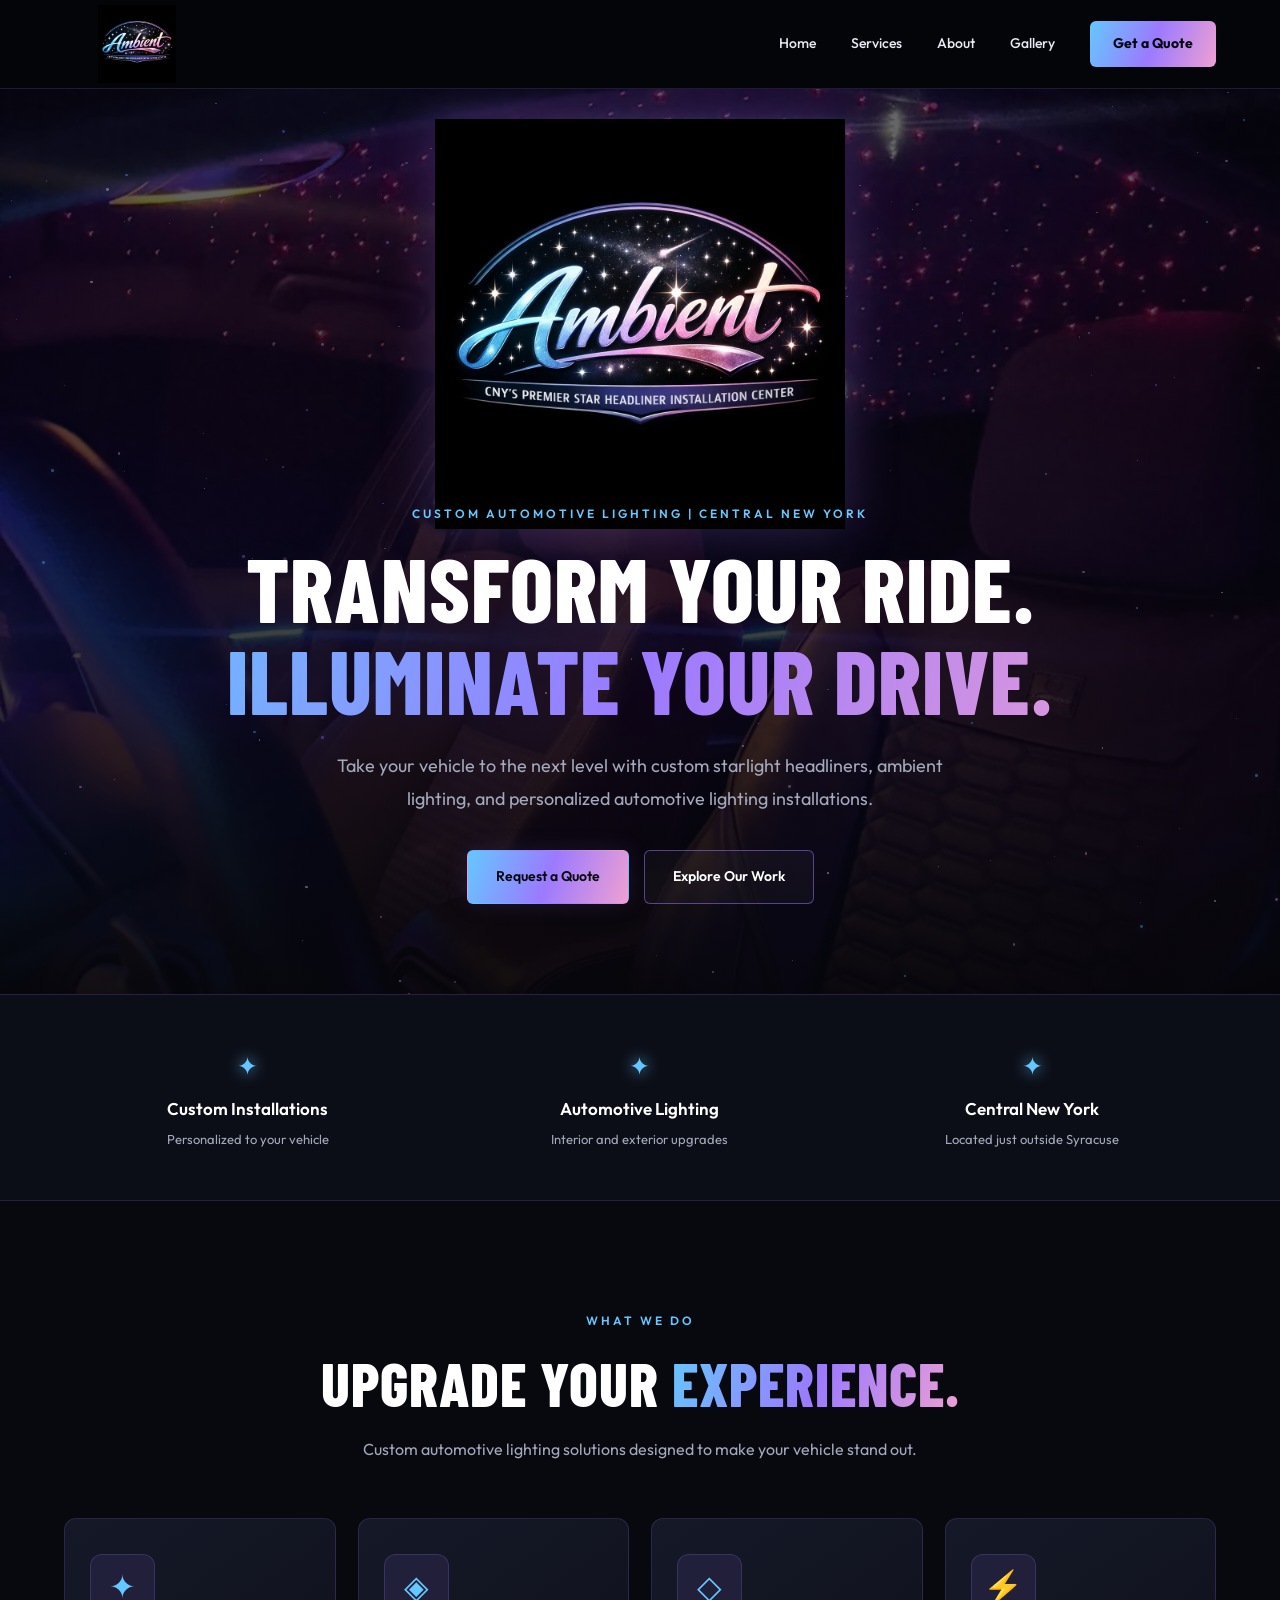
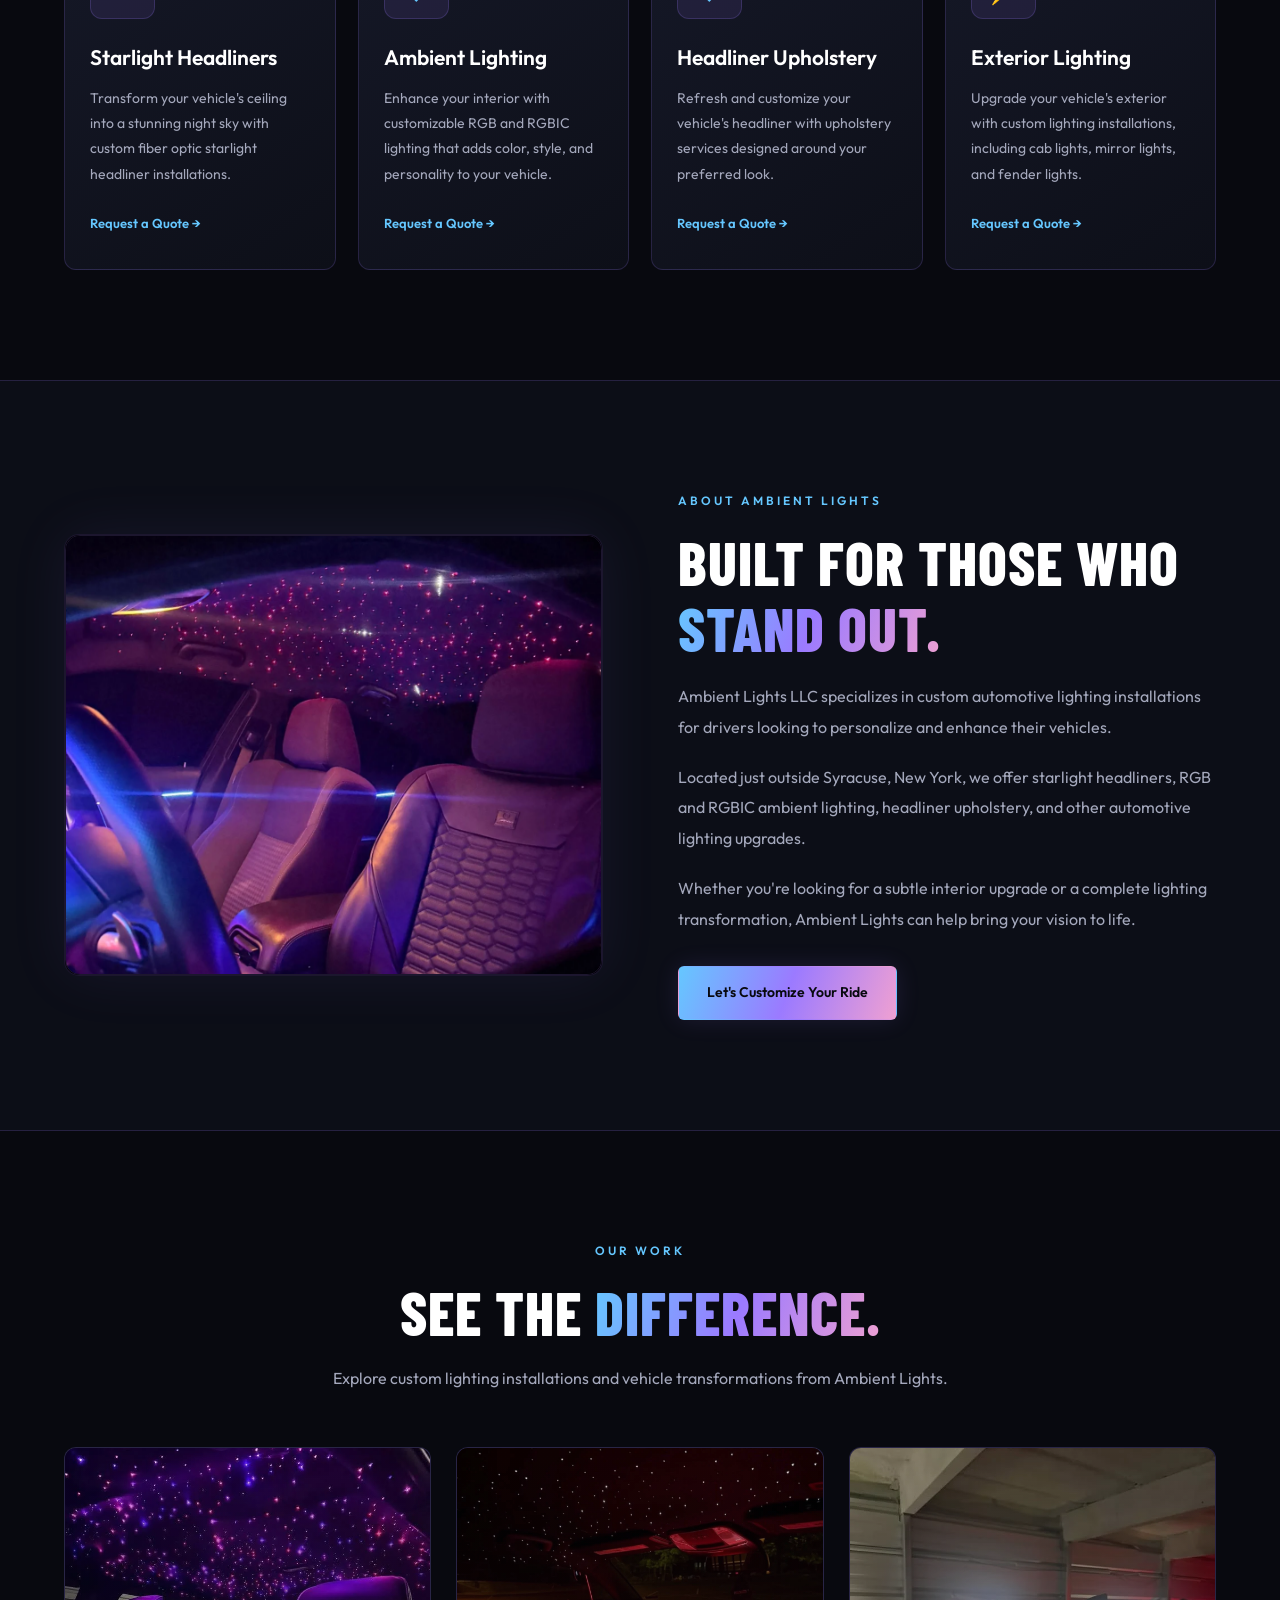
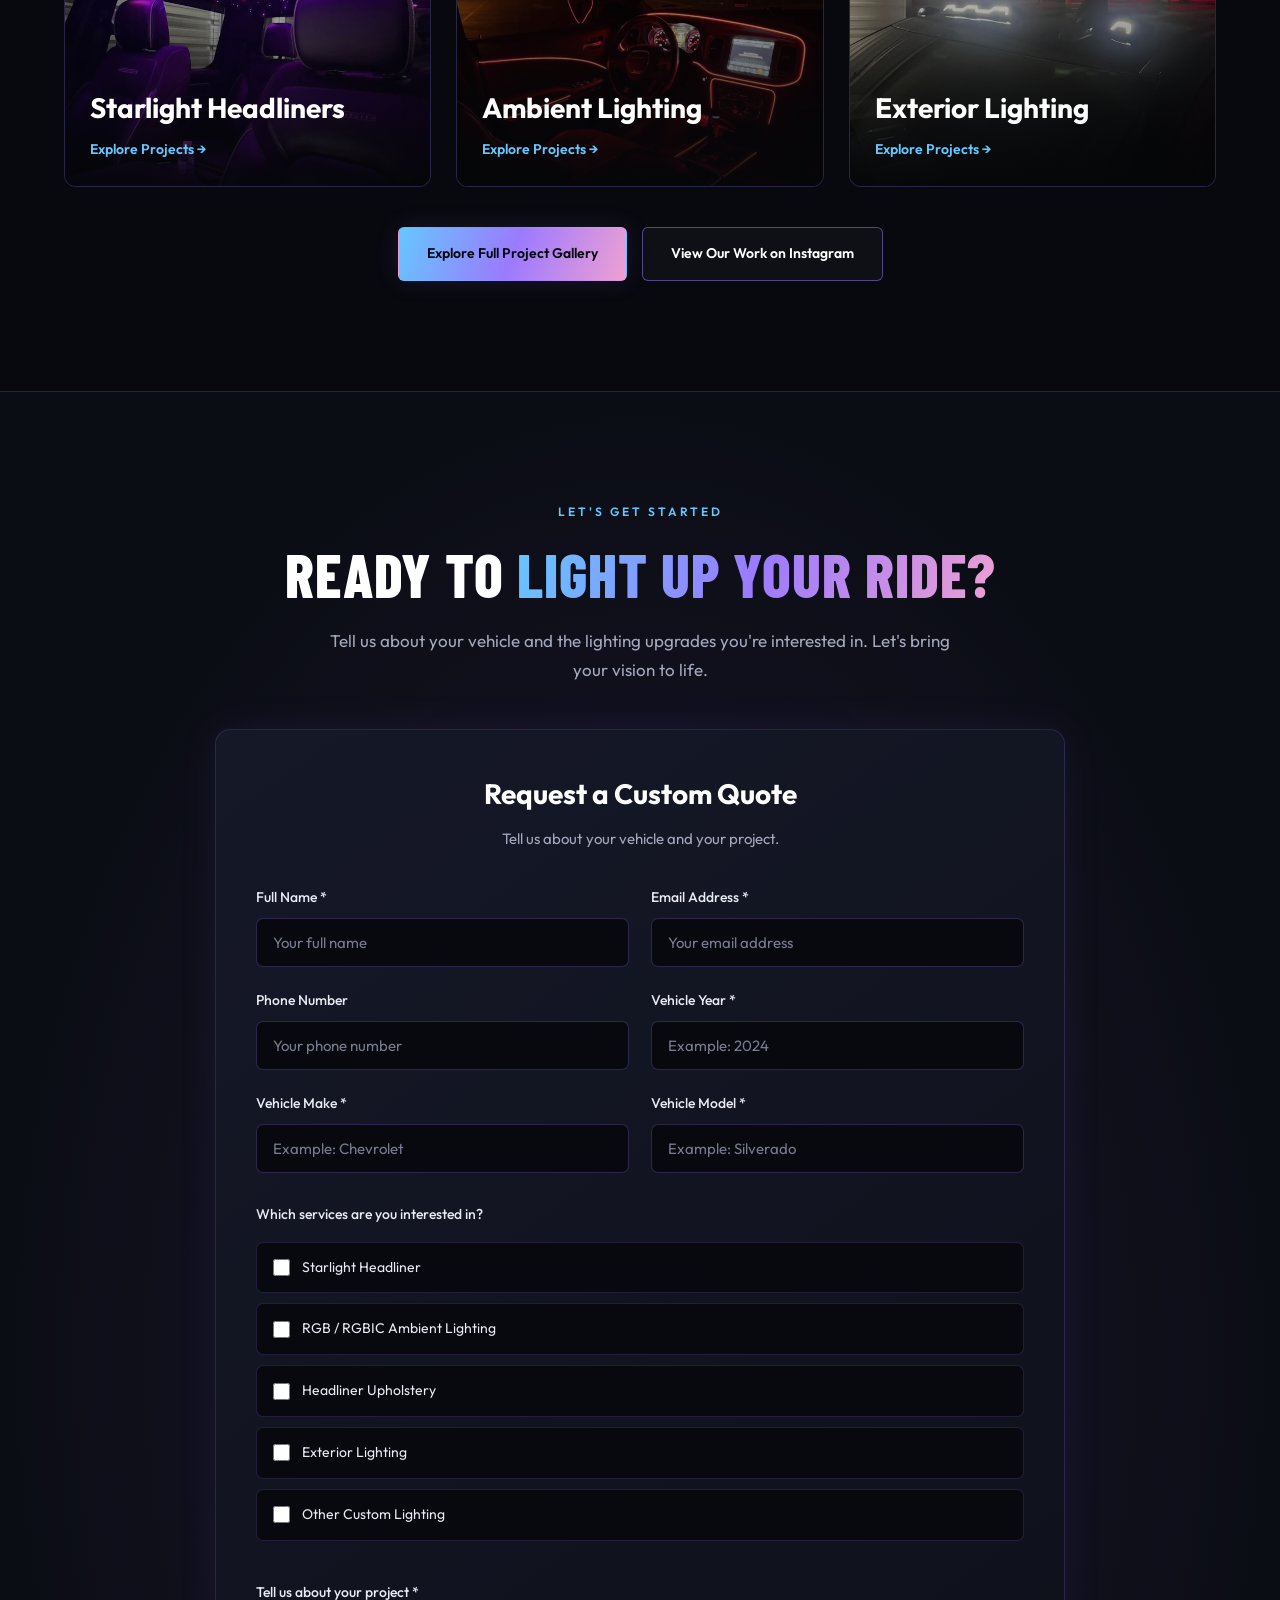
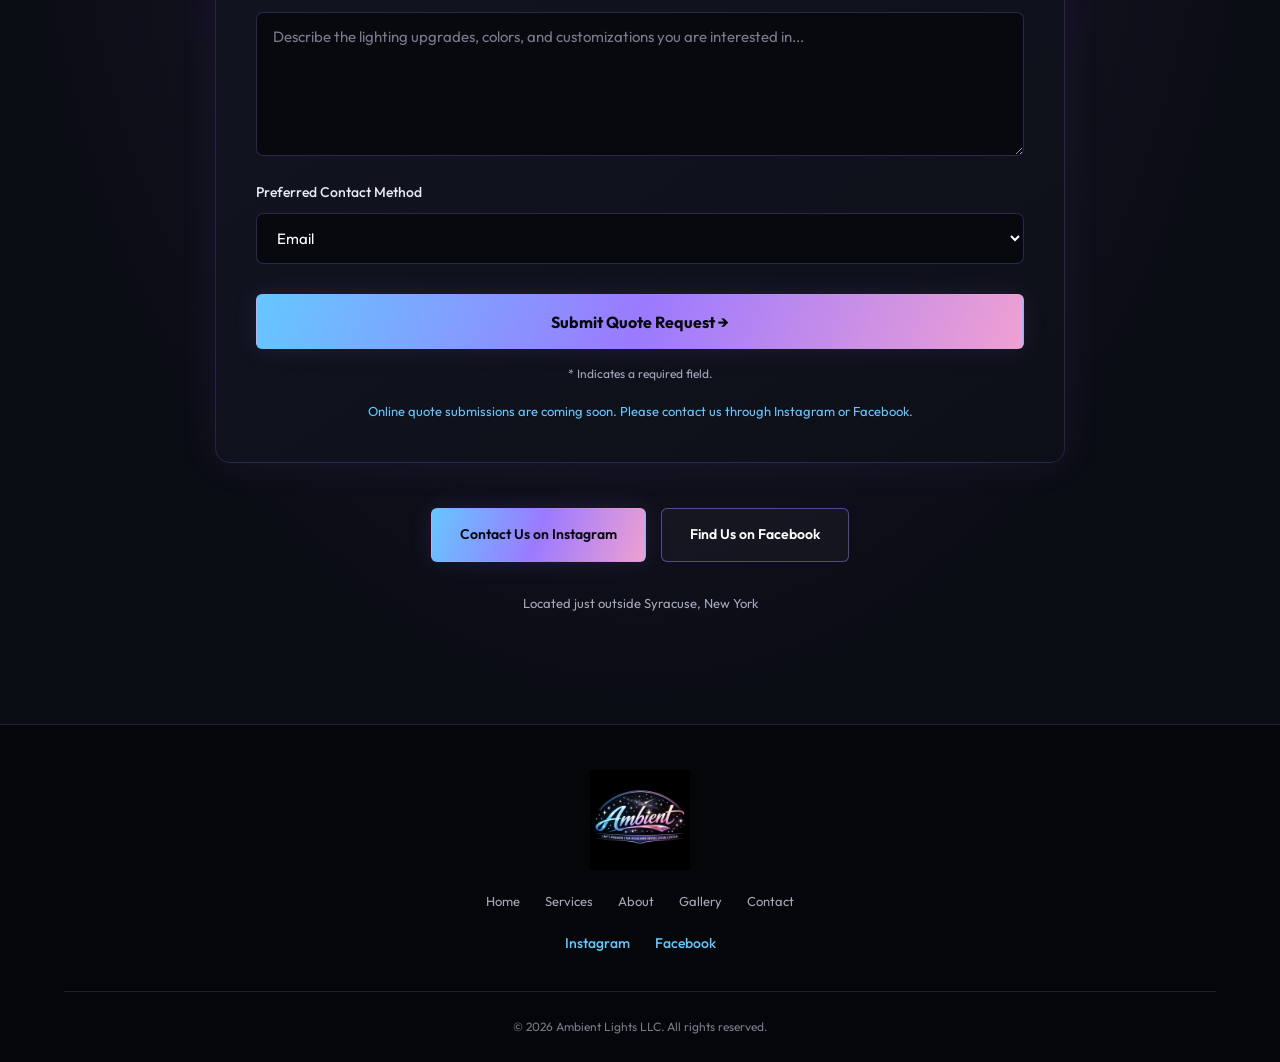
<file: index.html>
<!DOCTYPE html>
<html lang="en">
<head>
    <meta charset="UTF-8">
    <meta name="viewport" content="width=device-width, initial-scale=1.0">

<meta name="description" content="Transform your vehicle with Ambient Lights LLC. Specializing in custom starlight headliners, RGB and RGBIC ambient lighting, headliner upholstery, and exterior automotive lighting near Syracuse, NY. Request a custom quote today.">

<title>Ambient Lights LLC | Starlight Headliners & Custom Automotive Lighting | Syracuse, NY</title>

<!-- SOCIAL MEDIA SHARING -->

<meta property="og:type" content="website">

<meta property="og:site_name" content="Ambient Lights LLC">

<meta property="og:title" content="Ambient Lights LLC | Illuminate Your Drive">

<meta property="og:description" content="Custom starlight headliners, RGB ambient lighting, headliner upholstery, and automotive lighting in Central New York.">

<meta name="twitter:card" content="summary_large_image">

<meta name="twitter:title" content="Ambient Lights LLC | Illuminate Your Drive">

<meta name="twitter:description" content="Transform your vehicle with custom automotive lighting in Central New York.">

    <link rel="icon" type="image/png" href="images/ambient-logo.png">
    <link rel="stylesheet" href="style.css">

    <link rel="preconnect" href="https://fonts.googleapis.com">
    <link rel="preconnect" href="https://fonts.gstatic.com" crossorigin>
    <link href="https://fonts.googleapis.com/css2?family=Barlow+Condensed:wght@500;600;700;800&family=Outfit:wght@300;400;500;600;700;800&display=swap" rel="stylesheet">

<!-- BUSINESS STRUCTURED DATA -->

<script type="application/ld+json">
{
    "@context": "https://schema.org",
    "@type": "LocalBusiness",
    "name": "Ambient Lights LLC",
    "description": "Custom automotive starlight headliners, RGB and RGBIC ambient lighting, headliner upholstery, and exterior automotive lighting.",
    "areaServed": [
        {
            "@type": "City",
            "name": "Syracuse",
            "containedInPlace": {
                "@type": "State",
                "name": "New York"
            }
        },
        {
            "@type": "Place",
            "name": "Central New York"
        }
    ],
    "sameAs": [
        "https://www.instagram.com/ambientlightsllc/",
        "https://www.facebook.com/profile.php?id=61582922909089"
    ],
    "hasOfferCatalog": {
        "@type": "OfferCatalog",
        "name": "Custom Automotive Lighting Services",
        "itemListElement": [
            {
                "@type": "Offer",
                "itemOffered": {
                    "@type": "Service",
                    "name": "Starlight Headliner Installation"
                }
            },
            {
                "@type": "Offer",
                "itemOffered": {
                    "@type": "Service",
                    "name": "RGB and RGBIC Ambient Lighting"
                }
            },
            {
                "@type": "Offer",
                "itemOffered": {
                    "@type": "Service",
                    "name": "Headliner Upholstery"
                }
            },
            {
                "@type": "Offer",
                "itemOffered": {
                    "@type": "Service",
                    "name": "Exterior Automotive Lighting"
                }
            }
        ]
    }
}
</script>

</head>

<body>

    <!-- NAVIGATION -->

    <header class="header">
        <div class="container navbar">

            <a href="#home" class="logo">
                <img src="images/ambient-logo.png" alt="Ambient Lights LLC">
            </a>

            <nav class="navigation" id="navigation">
                <a href="#home">Home</a>
                <a href="#services">Services</a>
                <a href="#about">About</a>
                <a href="gallery.html">Gallery</a>
                <a href="#contact" class="nav-button">Get a Quote</a>
            </nav>

            <button class="menu-toggle" id="menu-toggle"
                aria-label="Open navigation"
                aria-expanded="false"
                aria-controls="navigation">
                <span></span>
                <span></span>
                <span></span>
            </button>

        </div>
    </header>


    <!-- HERO SECTION -->

    <section class="hero" id="home">

<!-- HERO VIDEO BACKGROUND -->

<div class="hero-video-wrapper">

    
<video class="hero-video"
       autoplay
       muted
       loop
       playsinline
       preload="auto"
       poster="images/ambient-multicolor.webp">

    <source src="./videos/ambient-starlight.mp4"
            type="video/mp4">

</video>


</div>

<div class="hero-video-overlay"></div>

        <div class="starfield" id="starfield" aria-hidden="true"></div>

        <div class="container hero-content">

            <img src="images/ambient-logo.png"
                 alt="Ambient Lights - CNY's Premier Star Headliner Installation Center"
                 class="hero-logo">

            <p class="eyebrow">
                CUSTOM AUTOMOTIVE LIGHTING | CENTRAL NEW YORK
            </p>

            <h1>
                TRANSFORM YOUR RIDE.
                <span>ILLUMINATE YOUR DRIVE.</span>
            </h1>

            <p class="hero-description">
                Take your vehicle to the next level with custom starlight
                headliners, ambient lighting, and personalized automotive
                lighting installations.
            </p>

            <div class="hero-buttons">

                <a href="#contact" class="button primary-button">
                    Request a Quote
                </a>

                <a href="gallery.html" class="button secondary-button">
                    Explore Our Work
                </a>

            </div>

        </div>

    </section>


    <!-- BUSINESS HIGHLIGHTS -->

    <section class="highlights">

        <div class="container highlights-grid">

            <div class="highlight">
                <span class="highlight-icon">✦</span>
                <h3>Custom Installations</h3>
                <p>Personalized to your vehicle</p>
            </div>

            <div class="highlight">
                <span class="highlight-icon">✦</span>
                <h3>Automotive Lighting</h3>
                <p>Interior and exterior upgrades</p>
            </div>

            <div class="highlight">
                <span class="highlight-icon">✦</span>
                <h3>Central New York</h3>
                <p>Located just outside Syracuse</p>
            </div>

        </div>

    </section>


    <!-- SERVICES -->

    <section class="services section-padding" id="services">

        <div class="container">

            <div class="section-heading">

                <p class="eyebrow">WHAT WE DO</p>

                <h2>UPGRADE YOUR <span>EXPERIENCE.</span></h2>

                <p>
                    Custom automotive lighting solutions designed
                    to make your vehicle stand out.
                </p>

            </div>

            <div class="service-grid">

                <article class="service-card">

                    <div class="service-icon">✦</div>

                    <h3>Starlight Headliners</h3>

                    <p>
                        Transform your vehicle's ceiling into a stunning
                        night sky with custom fiber optic starlight
                        headliner installations.
                    </p>

                    <a href="#contact" class="service-link">
                        Request a Quote →
                    </a>

                </article>


                <article class="service-card">

                    <div class="service-icon">◈</div>

                    <h3>Ambient Lighting</h3>

                    <p>
                        Enhance your interior with customizable RGB
                        and RGBIC lighting that adds color, style,
                        and personality to your vehicle.
                    </p>

                    <a href="#contact" class="service-link">
                        Request a Quote →
                    </a>

                </article>


                <article class="service-card">

                    <div class="service-icon">◇</div>

                    <h3>Headliner Upholstery</h3>

                    <p>
                        Refresh and customize your vehicle's headliner
                        with upholstery services designed around
                        your preferred look.
                    </p>

                    <a href="#contact" class="service-link">
                        Request a Quote →
                    </a>

                </article>


                <article class="service-card">

                    <div class="service-icon">⚡</div>

                    <h3>Exterior Lighting</h3>

                    <p>
                        Upgrade your vehicle's exterior with custom
                        lighting installations, including cab lights,
                        mirror lights, and fender lights.
                    </p>

                    <a href="#contact" class="service-link">
                        Request a Quote →
                    </a>

                </article>

            </div>

        </div>

    </section>


    <!-- ABOUT -->

    <section class="about section-padding" id="about">

        <div class="container about-grid">

            <div class="about-visual">

                <img src="images/ambient-multicolor.webp"
     alt="Custom multicolor ambient lighting and starlight headliner installation"
     class="about-project-image"
     loading="lazy">

            </div>

            <div class="about-content">

                <p class="eyebrow">ABOUT AMBIENT LIGHTS</p>

                <h2>
                    BUILT FOR THOSE WHO
                    <span>STAND OUT.</span>
                </h2>

                <p>
                    Ambient Lights LLC specializes in custom automotive
                    lighting installations for drivers looking to
                    personalize and enhance their vehicles.
                </p>

                <p>
                    Located just outside Syracuse, New York, we offer
                    starlight headliners, RGB and RGBIC ambient lighting,
                    headliner upholstery, and other automotive lighting
                    upgrades.
                </p>

                <p>
                    Whether you're looking for a subtle interior upgrade
                    or a complete lighting transformation, Ambient Lights
                    can help bring your vision to life.
                </p>

                <a href="#contact" class="button primary-button">
                    Let's Customize Your Ride
                </a>

            </div>

        </div>

    </section>


    <!-- PROJECT GALLERY -->

    <section class="gallery section-padding" id="gallery">

        <div class="container">

            <div class="section-heading">

                <p class="eyebrow">OUR WORK</p>

                <h2>SEE THE <span>DIFFERENCE.</span></h2>

                <p>
                    Explore custom lighting installations and vehicle
                    transformations from Ambient Lights.
                </p>

            </div>

            
<div class="gallery-preview">

    <a href="gallery.html" class="featured-project">

        <img src="images/starlight-purple.webp"
             alt="Custom purple starlight headliner installation"
             loading="lazy">

        <div class="featured-overlay">
            <h3>Starlight Headliners</h3>
            <span>Explore Projects →</span>
        </div>

    </a>


    <a href="gallery.html" class="featured-project">

        <img src="images/ambient-red.webp"
             alt="Custom red automotive interior ambient lighting"
             loading="lazy">

        <div class="featured-overlay">
            <h3>Ambient Lighting</h3>
            <span>Explore Projects →</span>
        </div>

    </a>


    <a href="gallery.html" class="featured-project">

        <img src="images/exterior-cab.webp"
             alt="Custom truck exterior cab lighting"
             loading="lazy">

        <div class="featured-overlay">
            <h3>Exterior Lighting</h3>
            <span>Explore Projects →</span>
        </div>

    </a>

</div>


            <div class="gallery-action">

<a href="gallery.html" class="button primary-button">
    Explore Full Project Gallery
</a>

                <a href="https://www.instagram.com/ambientlightsllc/"
                   target="_blank"
                   rel="noopener noreferrer"
                   class="button secondary-button">
                    View Our Work on Instagram
                </a>

            </div>

        </div>

    </section>


    <!-- CONTACT -->

    <section class="contact section-padding" id="contact">

        <div class="container contact-content">

            <p class="eyebrow">LET'S GET STARTED</p>

            <h2>
                READY TO <span>LIGHT UP YOUR RIDE?</span>
            </h2>

            <p>
                Tell us about your vehicle and the lighting upgrades
                you're interested in. Let's bring your vision to life.
            </p>

<!-- QUOTE REQUEST FORM -->

<form class="quote-form" id="quote-form">

    <div class="form-heading">
        <h3>Request a Custom Quote</h3>
        <p>Tell us about your vehicle and your project.</p>
    </div>

    <div class="form-grid">

        <div class="form-group">
            <label for="name">Full Name *</label>
            <input type="text" id="name" name="name"
                   placeholder="Your full name" required>
        </div>

        <div class="form-group">
            <label for="email">Email Address *</label>
            <input type="email" id="email" name="email"
                   placeholder="Your email address" required>
        </div>

        <div class="form-group">
            <label for="phone">Phone Number</label>
            <input type="tel" id="phone" name="phone"
                   placeholder="Your phone number">
        </div>

        <div class="form-group">
            <label for="vehicle-year">Vehicle Year *</label>
            <input type="text" id="vehicle-year"
                   name="vehicle_year"
                   placeholder="Example: 2024"
                   inputmode="numeric" pattern="[0-9]{4}" required>
        </div>

        <div class="form-group">
            <label for="vehicle-make">Vehicle Make *</label>
            <input type="text" id="vehicle-make"
                   name="vehicle_make"
                   placeholder="Example: Chevrolet" required>
        </div>

        <div class="form-group">
            <label for="vehicle-model">Vehicle Model *</label>
            <input type="text" id="vehicle-model"
                   name="vehicle_model"
                   placeholder="Example: Silverado" required>
        </div>

    </div>


    <!-- SERVICE SELECTION -->

    <fieldset class="service-selection">

        <legend>Which services are you interested in?</legend>

        <label class="checkbox-option">
            <input type="checkbox" name="services"
                   value="Starlight Headliner">
            Starlight Headliner
        </label>

        <label class="checkbox-option">
            <input type="checkbox" name="services"
                   value="RGB / RGBIC Ambient Lighting">
            RGB / RGBIC Ambient Lighting
        </label>

        <label class="checkbox-option">
            <input type="checkbox" name="services"
                   value="Headliner Upholstery">
            Headliner Upholstery
        </label>

        <label class="checkbox-option">
            <input type="checkbox" name="services"
                   value="Exterior Lighting">
            Exterior Lighting
        </label>

        <label class="checkbox-option">
            <input type="checkbox" name="services"
                   value="Other Custom Lighting">
            Other Custom Lighting
        </label>

    </fieldset>


    <!-- PROJECT DETAILS -->

    <div class="form-group project-details">

        <label for="message">Tell us about your project *</label>

        <textarea id="message" name="message" rows="6"
            placeholder="Describe the lighting upgrades, colors, and customizations you are interested in..."
            required></textarea>

    </div>


    <!-- CONTACT PREFERENCE -->

    <div class="form-group contact-preference">

        <label for="contact-method">
            Preferred Contact Method
        </label>

        <select id="contact-method" name="contact_method">
            <option value="Email">Email</option>
            <option value="Phone Call">Phone Call</option>
            <option value="Text Message">Text Message</option>
        </select>

    </div>


    <!-- SUBMIT BUTTON -->

    <button type="submit" class="button primary-button quote-submit">
        Submit Quote Request →
    </button>

    <p class="form-note">
        * Indicates a required field.
    </p>

    <p class="form-status" id="form-status" role="status">
        Online quote submissions are coming soon.
        Please contact us through Instagram or Facebook.
    </p>

</form>

            <div class="contact-buttons">

                <a href="https://www.instagram.com/ambientlightsllc/"
                   target="_blank"
                   rel="noopener noreferrer"
                   class="button primary-button">
                    Contact Us on Instagram
                </a>

                <a href="https://www.facebook.com/profile.php?id=61582922909089"
                   target="_blank"
                   rel="noopener noreferrer"
                   class="button secondary-button">
                    Find Us on Facebook
                </a>

            </div>

            <p class="location">
                Located just outside Syracuse, New York
            </p>

        </div>

    </section>


    <!-- FOOTER -->

    <footer class="footer">

        <div class="container footer-content">

            <img src="images/ambient-logo.png"
                 alt="Ambient Lights LLC"
                 class="footer-logo">

            <div class="footer-links">

                <a href="#home">Home</a>
                <a href="#services">Services</a>
                <a href="#about">About</a>
                <a href="gallery.html">Gallery</a>
                <a href="#contact">Contact</a>

            </div>

            <div class="social-links">

                <a href="https://www.instagram.com/ambientlightsllc/"
                   target="_blank"
                   rel="noopener noreferrer">
                    Instagram
                </a>

                <a href="https://www.facebook.com/profile.php?id=61582922909089"
                   target="_blank"
                   rel="noopener noreferrer">
                    Facebook
                </a>

            </div>

            <p class="copyright">
                &copy; 2026 Ambient Lights LLC. All rights reserved.
            </p>

        </div>

    </footer>

    <script src="script.js"></script>

</body>
</html>
</file>
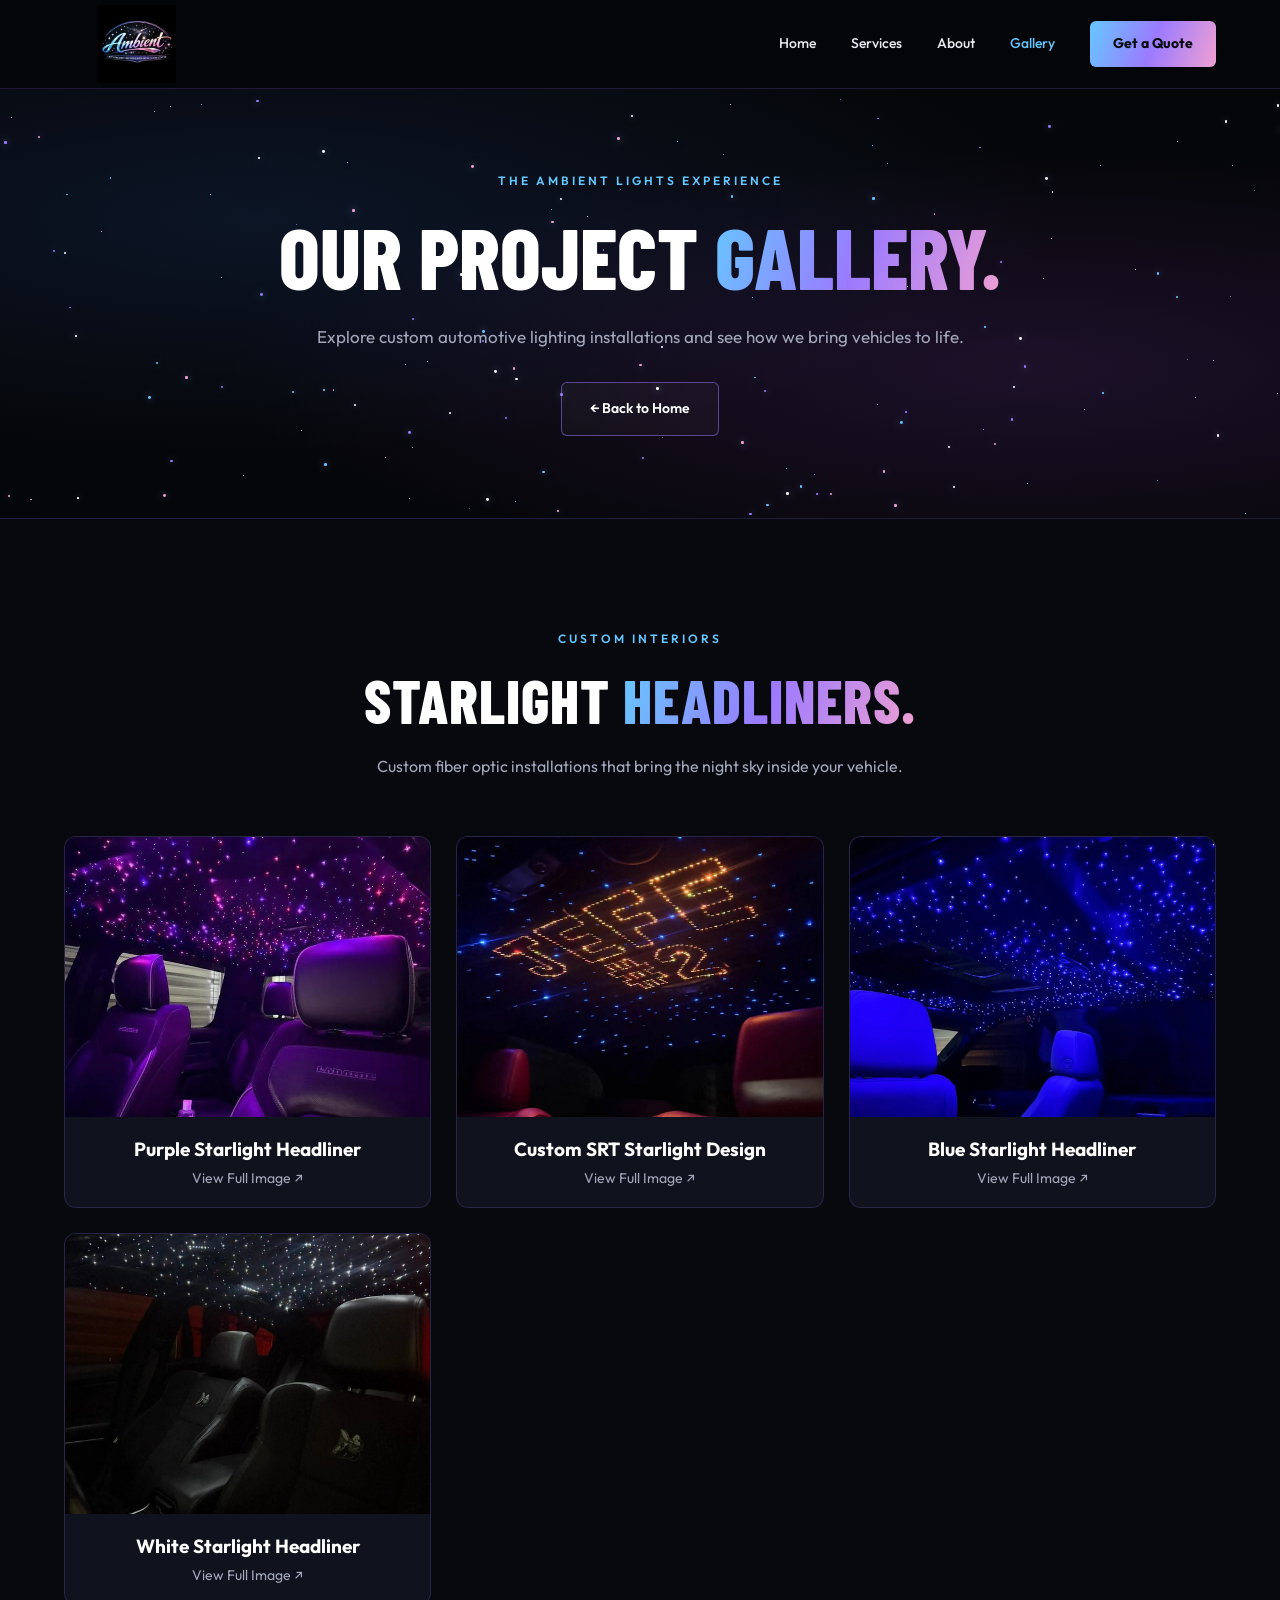
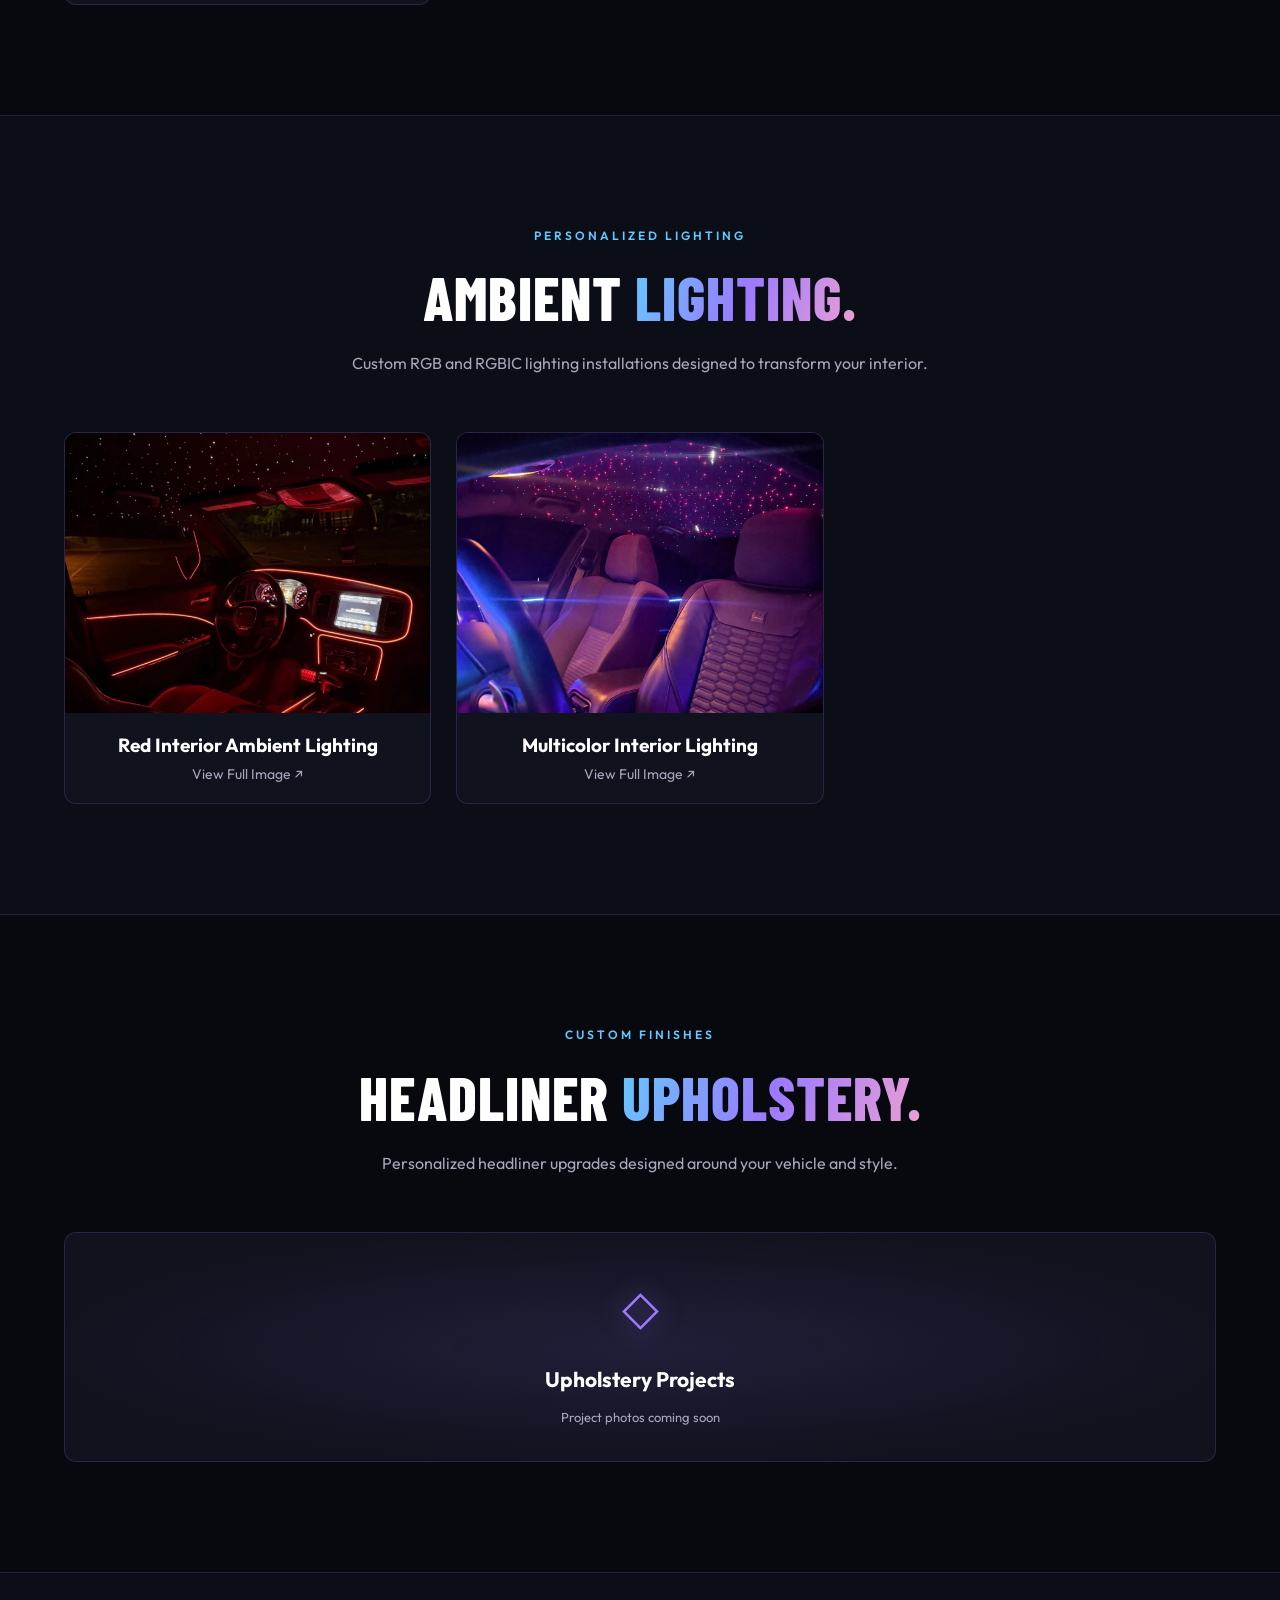
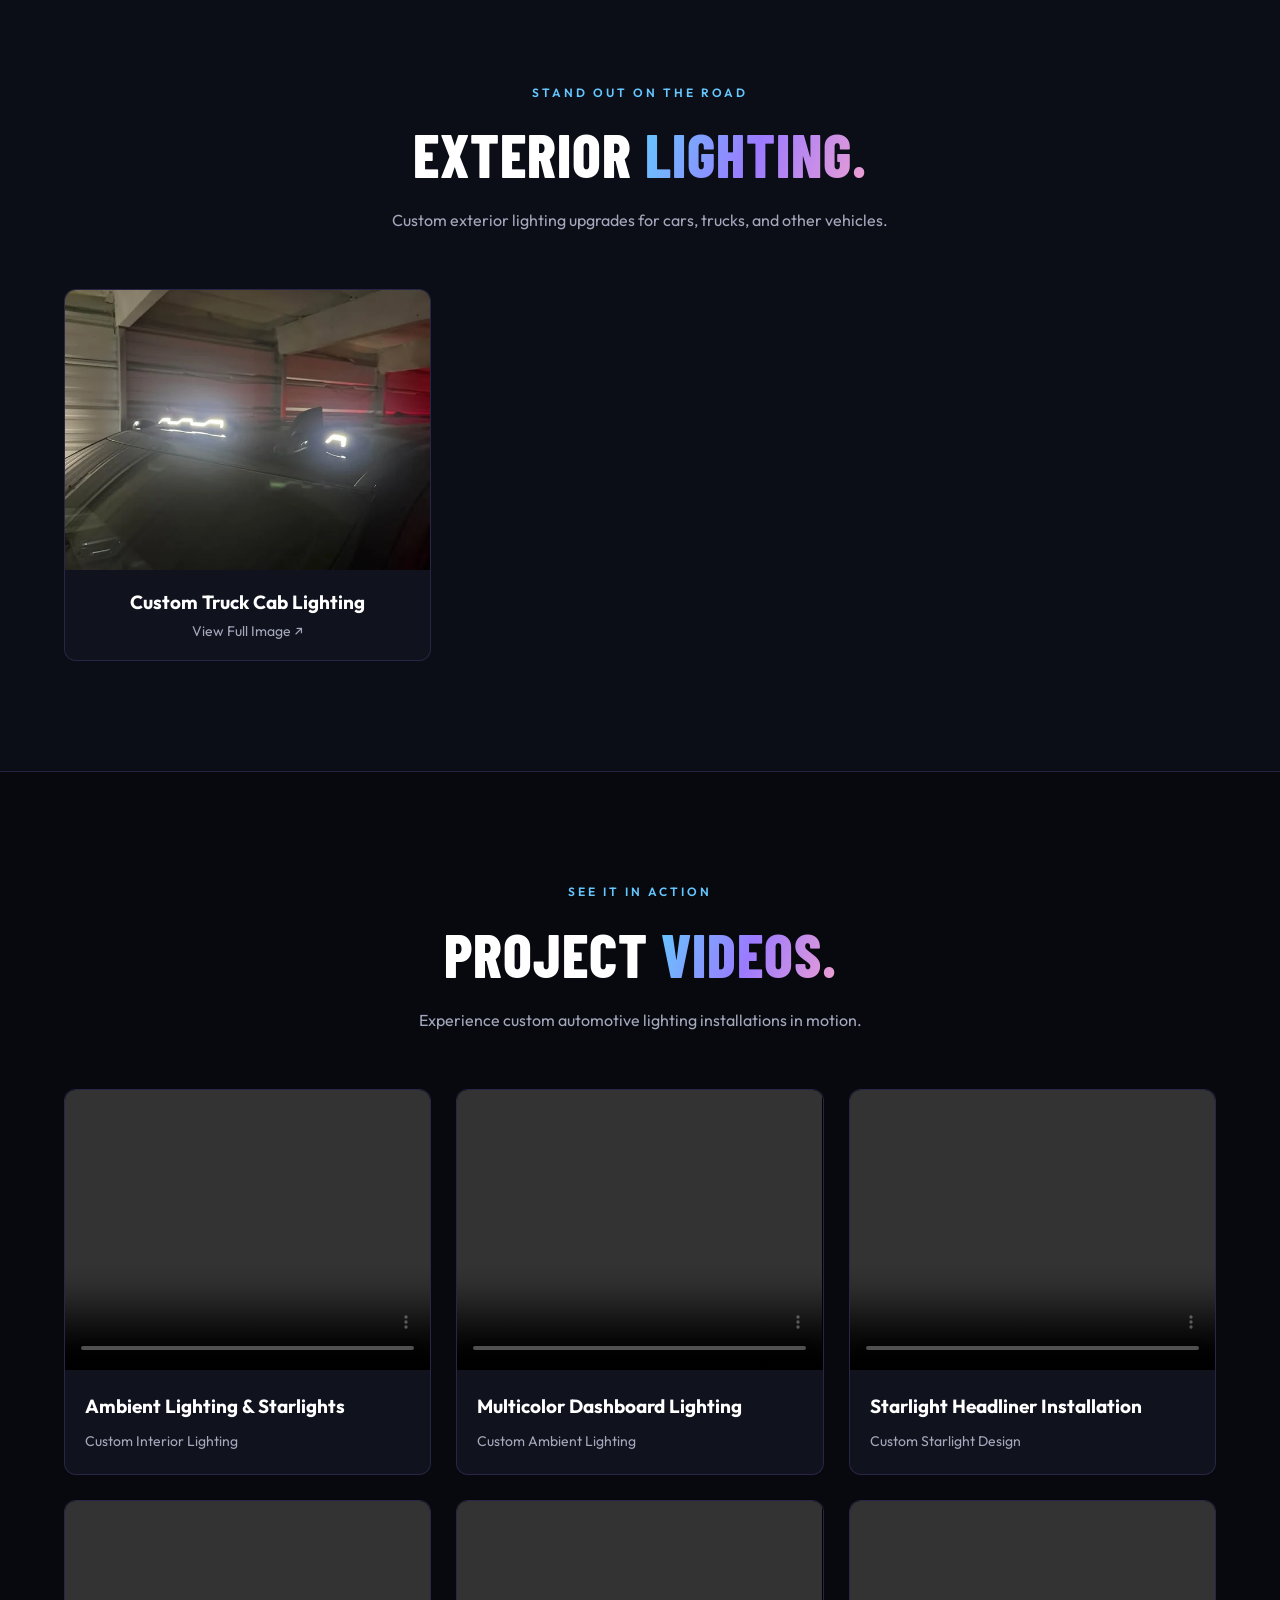
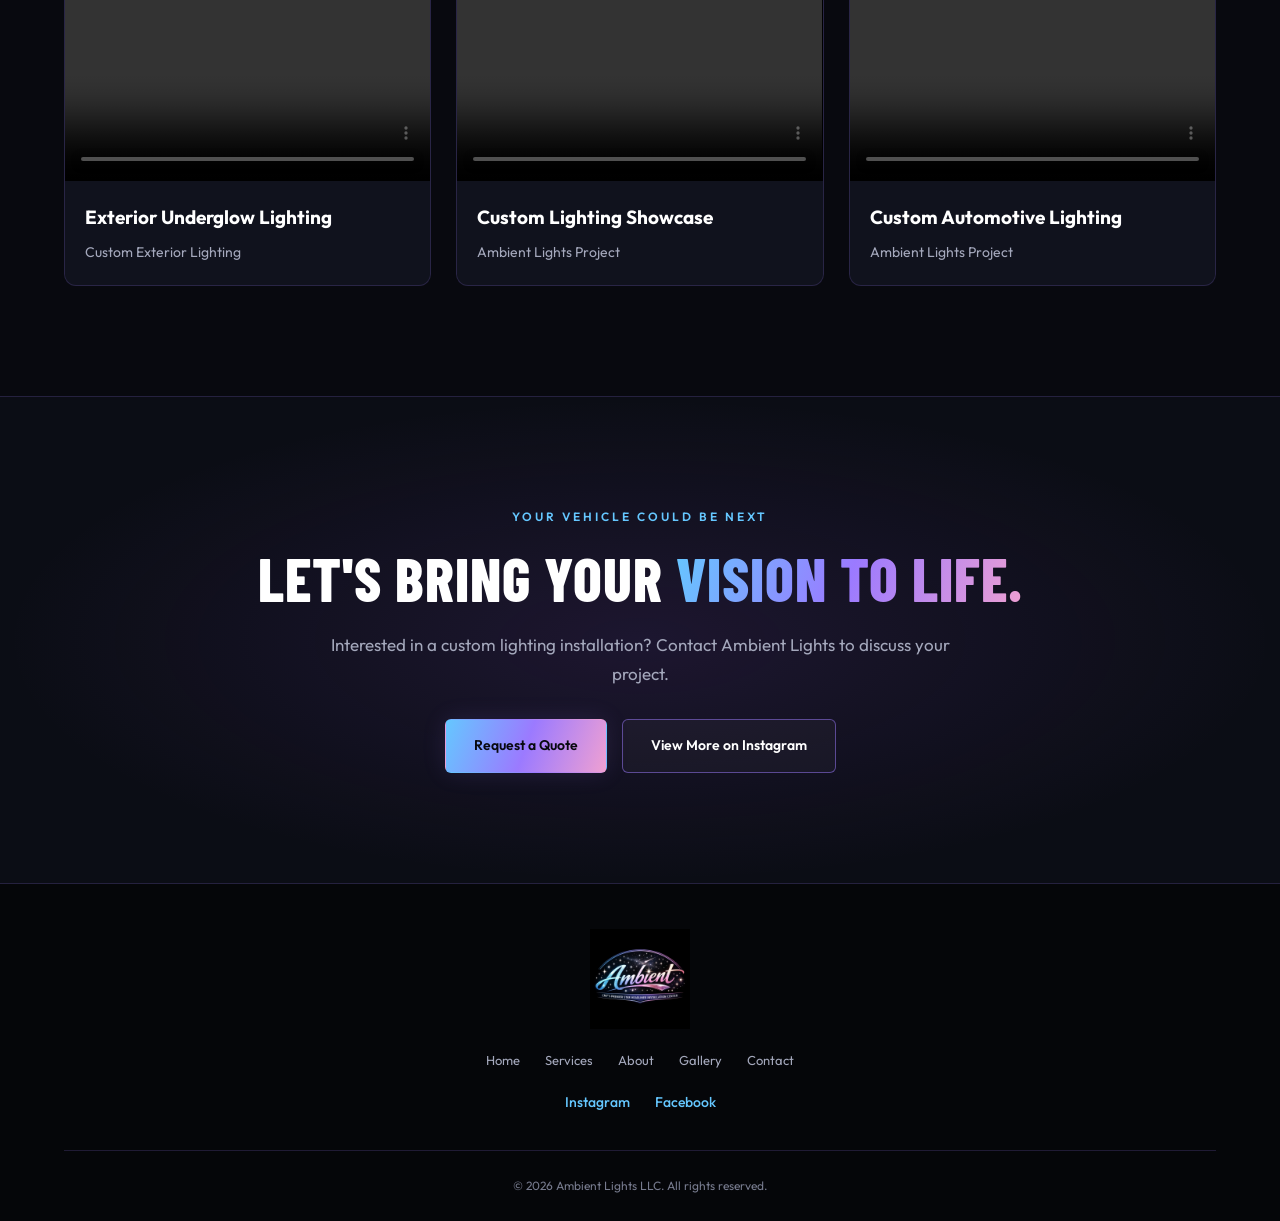
<file: gallery.html>
<!DOCTYPE html>
<html lang="en">
<head>
    <meta charset="UTF-8">
    <meta name="viewport" content="width=device-width, initial-scale=1.0">

<meta name="description" content="Explore Ambient Lights LLC's custom automotive lighting projects, including starlight headliners, RGB interior lighting, headliner upholstery, and exterior lighting in Central New York.">

<title>Automotive Lighting Project Gallery | Ambient Lights LLC | Syracuse, NY</title>

    <link rel="icon" type="image/png" href="images/ambient-logo.png">
    <link rel="stylesheet" href="style.css">

    <link rel="preconnect" href="https://fonts.googleapis.com">
    <link rel="preconnect" href="https://fonts.gstatic.com" crossorigin>
    <link href="https://fonts.googleapis.com/css2?family=Barlow+Condensed:wght@500;600;700;800&family=Outfit:wght@300;400;500;600;700;800&display=swap" rel="stylesheet">
</head>

<body>

    <!-- NAVIGATION -->

    <header class="header">

        <div class="container navbar">

            <a href="index.html" class="logo">
                <img src="images/ambient-logo.png" alt="Ambient Lights LLC">
            </a>

            <nav class="navigation" id="navigation">
                <a href="index.html">Home</a>
                <a href="index.html#services">Services</a>
                <a href="index.html#about">About</a>
                <a href="gallery.html" aria-current="page">Gallery</a>
                <a href="index.html#contact" class="nav-button">Get a Quote</a>
            </nav>

            <button class="menu-toggle" id="menu-toggle"
                aria-label="Open navigation"
                aria-expanded="false"
                aria-controls="navigation">

                <span></span>
                <span></span>
                <span></span>

            </button>

        </div>

    </header>


    <!-- GALLERY HERO -->

    <section class="gallery-hero">

        <div class="starfield" id="starfield" aria-hidden="true"></div>

        <div class="container gallery-hero-content">

            <p class="eyebrow">THE AMBIENT LIGHTS EXPERIENCE</p>

            <h1>OUR PROJECT <span>GALLERY.</span></h1>

            <p>
                Explore custom automotive lighting installations
                and see how we bring vehicles to life.
            </p>

            <a href="index.html" class="button secondary-button">
                ← Back to Home
            </a>

        </div>

    </section>


    <!-- STARLIGHT HEADLINERS -->

    <section class="project-section section-padding">

        <div class="container">

            <div class="section-heading">

                <p class="eyebrow">CUSTOM INTERIORS</p>

                <h2>STARLIGHT <span>HEADLINERS.</span></h2>

                <p>
                    Custom fiber optic installations that bring
                    the night sky inside your vehicle.
                </p>

            </div>

            
<div class="project-grid" id="starlight-projects">

    <button type="button" class="project-card photo-card">
        <img src="images/starlight-purple.webp"
             alt="Purple and pink starlight headliner"
             loading="lazy">

        <div class="project-info">
            <h3>Purple Starlight Headliner</h3>
            <p>View Full Image ↗</p>
        </div>
    </button>

    <button type="button" class="project-card photo-card">
        <img src="images/starlight-srt.webp"
             alt="Custom SRT starlight headliner design"
             loading="lazy">

        <div class="project-info">
            <h3>Custom SRT Starlight Design</h3>
            <p>View Full Image ↗</p>
        </div>
    </button>

    <button type="button" class="project-card photo-card">
        <img src="images/starlight-blue.webp"
             alt="Blue automotive starlight headliner"
             loading="lazy">

        <div class="project-info">
            <h3>Blue Starlight Headliner</h3>
            <p>View Full Image ↗</p>
        </div>
    </button>

    <button type="button" class="project-card photo-card">
        <img src="images/starlight-white.webp"
             alt="White automotive starlight headliner"
             loading="lazy">

        <div class="project-info">
            <h3>White Starlight Headliner</h3>
            <p>View Full Image ↗</p>
        </div>
    </button>

</div>


        </div>

    </section>


    <!-- AMBIENT LIGHTING -->

    <section class="project-section alternate-section section-padding">

        <div class="container">

            <div class="section-heading">

                <p class="eyebrow">PERSONALIZED LIGHTING</p>

                <h2>AMBIENT <span>LIGHTING.</span></h2>

                <p>
                    Custom RGB and RGBIC lighting installations
                    designed to transform your interior.
                </p>

            </div>

            
<div class="project-grid" id="ambient-projects">

    <button type="button" class="project-card photo-card">
        <img src="images/ambient-red.webp"
             alt="Red automotive ambient lighting installation"
             loading="lazy">

        <div class="project-info">
            <h3>Red Interior Ambient Lighting</h3>
            <p>View Full Image ↗</p>
        </div>
    </button>

    <button type="button" class="project-card photo-card">
        <img src="images/ambient-multicolor.webp"
             alt="Multicolor automotive interior lighting"
             loading="lazy">

        <div class="project-info">
            <h3>Multicolor Interior Lighting</h3>
            <p>View Full Image ↗</p>
        </div>
    </button>

</div>


        </div>

    </section>


    <!-- HEADLINER UPHOLSTERY -->

    <section class="project-section section-padding">

        <div class="container">

            <div class="section-heading">

                <p class="eyebrow">CUSTOM FINISHES</p>

                <h2>HEADLINER <span>UPHOLSTERY.</span></h2>

                <p>
                    Personalized headliner upgrades designed
                    around your vehicle and style.
                </p>

            </div>

            <div class="project-grid" id="upholstery-projects">

                <div class="gallery-placeholder">
                    <span>◇</span>
                    <h3>Upholstery Projects</h3>
                    <p>Project photos coming soon</p>
                </div>

            </div>

        </div>

    </section>


    <!-- EXTERIOR LIGHTING -->

    <section class="project-section alternate-section section-padding">

        <div class="container">

            <div class="section-heading">

                <p class="eyebrow">STAND OUT ON THE ROAD</p>

                <h2>EXTERIOR <span>LIGHTING.</span></h2>

                <p>
                    Custom exterior lighting upgrades for
                    cars, trucks, and other vehicles.
                </p>

            </div>

            
<div class="project-grid" id="exterior-projects">

    <button type="button" class="project-card photo-card">
        <img src="images/exterior-cab.webp"
             alt="Custom exterior truck cab lighting"
             loading="lazy">

        <div class="project-info">
            <h3>Custom Truck Cab Lighting</h3>
            <p>View Full Image ↗</p>
        </div>
    </button>

</div>


        </div>

    </section>


    <!-- PROJECT VIDEOS -->

    <section class="project-section section-padding">

        <div class="container">

            <div class="section-heading">

                <p class="eyebrow">SEE IT IN ACTION</p>

                <h2>PROJECT <span>VIDEOS.</span></h2>

                <p>
                    Experience custom automotive lighting
                    installations in motion.
                </p>

            </div>

            
<div class="project-grid video-grid" id="video-projects">

    <article class="project-card video-card">

        <video controls playsinline preload="metadata">
            <source src="videos/ambient-starlight.mp4"
                    type="video/mp4">
        </video>

        <div class="project-info">
            <h3>Ambient Lighting & Starlights</h3>
            <p>Custom Interior Lighting</p>
        </div>

    </article>


    <article class="project-card video-card">

        <video controls playsinline preload="metadata">
            <source src="videos/ambient-dashboard.mp4"
                    type="video/mp4">
        </video>

        <div class="project-info">
            <h3>Multicolor Dashboard Lighting</h3>
            <p>Custom Ambient Lighting</p>
        </div>

    </article>


    <article class="project-card video-card">

        <video controls playsinline preload="metadata">
            <source src="videos/starlight-sunroof.mp4"
                    type="video/mp4">
        </video>

        <div class="project-info">
            <h3>Starlight Headliner Installation</h3>
            <p>Custom Starlight Design</p>
        </div>

    </article>


    <article class="project-card video-card">

        <video controls playsinline preload="metadata">
            <source src="videos/exterior-underglow.mp4"
                    type="video/mp4">
        </video>

        <div class="project-info">
            <h3>Exterior Underglow Lighting</h3>
            <p>Custom Exterior Lighting</p>
        </div>

    </article>


    <article class="project-card video-card">

        <video controls playsinline preload="metadata">
            <source src="videos/project-9671.mp4"
                    type="video/mp4">
        </video>

        <div class="project-info">
            <h3>Custom Lighting Showcase</h3>
            <p>Ambient Lights Project</p>
        </div>

    </article>


    <article class="project-card video-card">

        <video controls playsinline preload="metadata">
            <source src="videos/project-9814.mp4"
                    type="video/mp4">
        </video>

        <div class="project-info">
            <h3>Custom Automotive Lighting</h3>
            <p>Ambient Lights Project</p>
        </div>

    </article>

</div>


        </div>

    </section>


    <!-- CONTACT -->

    <section class="contact section-padding">

        <div class="container contact-content">

            <p class="eyebrow">YOUR VEHICLE COULD BE NEXT</p>

            <h2>LET'S BRING YOUR <span>VISION TO LIFE.</span></h2>

            <p>
                Interested in a custom lighting installation?
                Contact Ambient Lights to discuss your project.
            </p>

            <div class="contact-buttons">

                <a href="index.html#contact"
                   class="button primary-button">
                    Request a Quote
                </a>

                <a href="https://www.instagram.com/ambientlightsllc/"
                   target="_blank"
                   rel="noopener noreferrer"
                   class="button secondary-button">
                    View More on Instagram
                </a>

            </div>

        </div>

    </section>


    <!-- FOOTER -->

    <footer class="footer">

        <div class="container footer-content">

            <img src="images/ambient-logo.png"
                 alt="Ambient Lights LLC"
                 class="footer-logo">

            <div class="footer-links">

                <a href="index.html">Home</a>
                <a href="index.html#services">Services</a>
                <a href="index.html#about">About</a>
                <a href="gallery.html">Gallery</a>
                <a href="index.html#contact">Contact</a>

            </div>

            <div class="social-links">

                <a href="https://www.instagram.com/ambientlightsllc/"
                   target="_blank"
                   rel="noopener noreferrer">
                    Instagram
                </a>

                <a href="https://www.facebook.com/profile.php?id=61582922909089"
                   target="_blank"
                   rel="noopener noreferrer">
                    Facebook
                </a>

            </div>

            <p class="copyright">
                &copy; 2026 Ambient Lights LLC. All rights reserved.
            </p>

        </div>

    </footer>

<!-- INTERACTIVE PHOTO LIGHTBOX -->

<dialog class="lightbox" id="photo-lightbox"
        aria-label="Project photo viewer">

    <div class="lightbox-content">

        <button type="button"
                class="lightbox-close"
                id="lightbox-close"
                aria-label="Close photo viewer">
            &times;
        </button>

        <span class="lightbox-counter"
              id="lightbox-counter">
            1 of 7
        </span>

        <button type="button"
                class="lightbox-prev"
                id="lightbox-prev"
                aria-label="Previous photo">
            &#10094;
        </button>

        <img id="lightbox-image" alt="">

        <button type="button"
                class="lightbox-next"
                id="lightbox-next"
                aria-label="Next photo">
            &#10095;
        </button>

        <div class="lightbox-caption"
             id="lightbox-caption"
             aria-live="polite">
        </div>

    </div>

</dialog>

    <script src="script.js"></script>

</body>
</html>
</file>
<file: style.css>
/* ========================================
   AMBIENT LIGHTS LLC
   WEBSITE STYLESHEET
======================================== */

:root {
    --background: #08090f;
    --background-dark: #050609;
    --surface: #10121d;
    --surface-light: #171a29;
    --white: #ffffff;
    --text: #e8e9f2;
    --muted: #a4a8bc;
    --blue: #65c7ff;
    --purple: #9b7aff;
    --pink: #efa0d2;
    --border: rgba(155, 122, 255, 0.18);

    --gradient: linear-gradient(
        110deg,
        #65c7ff 0%,
        #9b7aff 50%,
        #efa0d2 100%
    );
}


/* RESET */

* {
    margin: 0;
    padding: 0;
    box-sizing: border-box;
}

html {
    scroll-behavior: smooth;
    scroll-padding-top: 100px;
}

body {
    background: var(--background);
    color: var(--text);
    font-family: 'Outfit', sans-serif;
    line-height: 1.7;
    overflow-x: hidden;
}

a {
    color: inherit;
    text-decoration: none;
}

button {
    font-family: inherit;
}

img {
    max-width: 100%;
    display: block;
}

.container {
    width: 90%;
    max-width: 1250px;
    margin: 0 auto;
}

.section-padding {
    padding: 110px 0;
}

::selection {
    background: var(--purple);
    color: var(--white);
}

a:focus-visible,
button:focus-visible {
    outline: 2px solid var(--blue);
    outline-offset: 5px;
}


/* NAVIGATION */

.header {
    position: sticky;
    top: 0;
    z-index: 1000;
    background: rgba(5, 6, 9, 0.96);
    border-bottom: 1px solid var(--border);
    backdrop-filter: blur(15px);
}

.navbar {
    min-height: 88px;
    display: flex;
    align-items: center;
    justify-content: space-between;
    gap: 30px;
}

.logo img {
    width: 145px;
    height: 78px;
    object-fit: contain;
}

.navigation {
    display: flex;
    align-items: center;
    gap: 35px;
}

.navigation a {
    color: var(--text);
    font-size: 14px;
    font-weight: 500;
    transition: color 0.3s ease;
}

.navigation a:hover {
    color: var(--blue);
}

.navigation .nav-button {
    background: var(--gradient);
    color: #08090f;
    font-weight: 700;
    padding: 11px 23px;
    border-radius: 6px;
}

.navigation .nav-button:hover {
    color: #08090f;
    box-shadow: 0 0 25px rgba(155, 122, 255, 0.35);
}

.menu-toggle {
    display: none;
    background: transparent;
    border: none;
    cursor: pointer;
    padding: 8px;
}

.menu-toggle span {
    display: block;
    width: 27px;
    height: 2px;
    margin: 6px 0;
    background: var(--white);
    transition: 0.3s ease;
}


/* HERO SECTION */

.hero {
    position: relative;
    min-height: 780px;
    display: flex;
    align-items: center;
    justify-content: center;
    text-align: center;
    overflow: hidden;

    background:
        radial-gradient(
            ellipse at 20% 30%,
            rgba(46, 90, 170, 0.16),
            transparent 45%
        ),
        radial-gradient(
            ellipse at 80% 65%,
            rgba(140, 65, 190, 0.14),
            transparent 45%
        ),
        #050609;
}

.hero-content {
    position: relative;
    z-index: 2;
    padding: 60px 0 90px;
}

.hero-logo {
    width: 410px;
    max-width: 85%;
    margin: -30px auto -25px;
    mix-blend-mode: screen;
}

.eyebrow {
    color: var(--blue);
    font-size: 12px;
    font-weight: 600;
    letter-spacing: 3px;
    text-transform: uppercase;
    margin-bottom: 18px;
}

.hero h1 {
    font-family: 'Barlow Condensed', sans-serif;
    font-size: clamp(48px, 7vw, 92px);
    font-weight: 800;
    line-height: 1.02;
    letter-spacing: 1px;
    color: var(--white);
    margin-bottom: 25px;
}

.hero h1 span {
    display: block;
    background: var(--gradient);
    -webkit-background-clip: text;
    background-clip: text;
    color: transparent;
}

.hero-description {
    max-width: 670px;
    margin: 0 auto 35px;
    color: var(--muted);
    font-size: 18px;
    line-height: 1.8;
}

.hero-buttons {
    display: flex;
    align-items: center;
    justify-content: center;
    flex-wrap: wrap;
    gap: 15px;
}


/* BUTTONS */

.button {
    display: inline-flex;
    align-items: center;
    justify-content: center;
    min-height: 52px;
    padding: 14px 28px;
    border-radius: 6px;
    font-size: 14px;
    font-weight: 600;
    transition: 0.3s ease;
}

.primary-button {
    background: var(--gradient);
    color: #08090f;
    border: 1px solid transparent;
    box-shadow: 0 0 25px rgba(155, 122, 255, 0.12);
}

.primary-button:hover {
    transform: translateY(-3px);
    box-shadow: 0 0 35px rgba(155, 122, 255, 0.4);
}

.secondary-button {
    color: var(--white);
    background: rgba(255, 255, 255, 0.03);
    border: 1px solid rgba(155, 122, 255, 0.5);
}

.secondary-button:hover {
    border-color: var(--blue);
    color: var(--blue);
    transform: translateY(-3px);
    box-shadow: 0 0 20px rgba(101, 199, 255, 0.12);
}


/* STARFIELD */

.starfield {
    position: absolute;
    inset: 0;
    overflow: hidden;
    pointer-events: none;
    z-index: 1;
}

.star {
    position: absolute;
    background: white;
    border-radius: 50%;
    box-shadow: 0 0 8px rgba(150, 190, 255, 0.8);
    animation: twinkle 3s infinite alternate;
}

@keyframes twinkle {
    0% {
        opacity: 0.2;
        transform: scale(0.8);
    }

    100% {
        opacity: 1;
        transform: scale(1.3);
    }
}


/* BUSINESS HIGHLIGHTS */

.highlights {
    background: #0c0e17;
    border-top: 1px solid var(--border);
    border-bottom: 1px solid var(--border);
    padding: 35px 0;
}

.highlights-grid {
    display: grid;
    grid-template-columns: repeat(3, 1fr);
    gap: 25px;
}

.highlight {
    text-align: center;
    padding: 15px;
}

.highlight-icon {
    display: block;
    color: var(--blue);
    font-size: 25px;
    margin-bottom: 8px;
    text-shadow: 0 0 15px var(--blue);
}

.highlight h3 {
    color: var(--white);
    font-size: 17px;
    font-weight: 600;
    margin-bottom: 4px;
}

.highlight p {
    color: var(--muted);
    font-size: 13px;
}


/* SECTION HEADINGS */

.section-heading {
    text-align: center;
    max-width: 800px;
    margin: 0 auto 55px;
}

.section-heading h2,
.about-content h2,
.contact h2 {
    font-family: 'Barlow Condensed', sans-serif;
    color: var(--white);
    font-size: clamp(38px, 5vw, 60px);
    font-weight: 800;
    line-height: 1.1;
    letter-spacing: 1px;
    margin-bottom: 20px;
}

.section-heading h2 span,
.about-content h2 span,
.contact h2 span {
    background: var(--gradient);
    -webkit-background-clip: text;
    background-clip: text;
    color: transparent;
}

.section-heading > p:last-child {
    color: var(--muted);
    font-size: 16px;
}


/* SERVICES */

.services {
    background: var(--background);
}

.service-grid {
    display: grid;
    grid-template-columns: repeat(4, 1fr);
    gap: 22px;
}

.service-card {
    position: relative;
    background: linear-gradient(
        145deg,
        #151827,
        #0d0f18
    );
    border: 1px solid var(--border);
    border-radius: 12px;
    padding: 35px 25px;
    overflow: hidden;
    display: flex;
    flex-direction: column;
    transition: 0.35s ease;
}

.service-card::before {
    content: '';
    position: absolute;
    top: 0;
    left: 0;
    right: 0;
    height: 2px;
    background: var(--gradient);
    opacity: 0;
    transition: opacity 0.3s ease;
}

.service-card:hover {
    transform: translateY(-8px);
    border-color: rgba(155, 122, 255, 0.5);
    box-shadow: 0 10px 40px rgba(155, 122, 255, 0.12);
}

.service-card:hover::before {
    opacity: 1;
}

.service-icon {
    width: 65px;
    height: 65px;
    display: flex;
    align-items: center;
    justify-content: center;
    background: rgba(155, 122, 255, 0.1);
    border: 1px solid rgba(155, 122, 255, 0.2);
    border-radius: 12px;
    color: var(--blue);
    font-size: 32px;
    margin-bottom: 25px;
}

.service-card h3 {
    color: var(--white);
    font-size: 21px;
    font-weight: 600;
    line-height: 1.3;
    margin-bottom: 15px;
}

.service-card p {
    color: var(--muted);
    font-size: 14px;
    line-height: 1.8;
    margin-bottom: 25px;
}

.service-link {
    color: var(--blue);
    font-size: 13px;
    font-weight: 600;
    margin-top: auto;
}

.service-link:hover {
    color: var(--pink);
}


/* ABOUT SECTION */

.about {
    background: #0c0e17;
    border-top: 1px solid var(--border);
    border-bottom: 1px solid var(--border);
}

.about-grid {
    display: grid;
    grid-template-columns: 1fr 1fr;
    align-items: center;
    gap: 75px;
}

.about-visual {
    position: relative;
    background: #000000;
    border: 1px solid var(--border);
    border-radius: 15px;
    overflow: hidden;
    box-shadow: 0 0 60px rgba(155, 122, 255, 0.08);
}

.about-visual img {
    width: 100%;
    max-height: 460px;
    object-fit: contain;
}

.about-content p:not(.eyebrow) {
    color: var(--muted);
    font-size: 16px;
    line-height: 1.9;
    margin-bottom: 20px;
}

.about-content .button {
    margin-top: 12px;
}


/* PROJECT GALLERY */

.gallery {
    background: var(--background);
}

.gallery-preview {
    display: grid;
    grid-template-columns: repeat(3, 1fr);
    gap: 25px;
}

.gallery-placeholder {
    min-height: 290px;
    background:
        radial-gradient(
            ellipse at center,
            rgba(155, 122, 255, 0.12),
            transparent 75%
        ),
        #10121d;

    border: 1px solid var(--border);
    border-radius: 12px;
    display: flex;
    flex-direction: column;
    align-items: center;
    justify-content: center;
    text-align: center;
    padding: 25px;
    transition: 0.3s ease;
}

.gallery-placeholder:hover {
    border-color: var(--purple);
    transform: translateY(-5px);
}

.gallery-placeholder span {
    font-size: 48px;
    color: var(--purple);
    text-shadow: 0 0 25px rgba(155, 122, 255, 0.6);
    margin-bottom: 15px;
}

.gallery-placeholder h3 {
    color: var(--white);
    font-size: 21px;
    margin-bottom: 8px;
}

.gallery-placeholder p {
    color: var(--muted);
    font-size: 13px;
}

.gallery-action {
    text-align: center;
    margin-top: 40px;
}


/* CONTACT SECTION */

.contact {
    position: relative;
    text-align: center;
    background:
        radial-gradient(
            ellipse at center,
            rgba(130, 75, 200, 0.15),
            transparent 70%
        ),
        #0b0d15;

    border-top: 1px solid var(--border);
    border-bottom: 1px solid var(--border);
}

.contact-content {
    max-width: 850px;
}

.contact-content > p:not(.eyebrow):not(.location) {
    max-width: 650px;
    margin: 0 auto 30px;
    color: var(--muted);
    font-size: 17px;
}

.contact-buttons {
    display: flex;
    justify-content: center;
    flex-wrap: wrap;
    gap: 15px;
}

.location {
    color: var(--muted);
    font-size: 13px;
    margin-top: 30px;
}


/* FOOTER */

.footer {
    background: #050609;
    padding: 45px 0 25px;
}

.footer-content {
    display: flex;
    flex-direction: column;
    align-items: center;
    text-align: center;
}

.footer-logo {
    width: 175px;
    height: 100px;
    object-fit: contain;
    margin-bottom: 20px;
}

.footer-links,
.social-links {
    display: flex;
    justify-content: center;
    flex-wrap: wrap;
    gap: 25px;
    margin-bottom: 20px;
}

.footer-links a {
    color: var(--muted);
    font-size: 13px;
}

.social-links a {
    color: var(--blue);
    font-size: 14px;
    font-weight: 500;
}

.footer-links a:hover,
.social-links a:hover {
    color: var(--pink);
}

.copyright {
    width: 100%;
    border-top: 1px solid var(--border);
    padding-top: 25px;
    margin-top: 15px;
    color: #777b8e;
    font-size: 12px;
}


/* TABLET RESPONSIVENESS */

@media (max-width: 1000px) {

    .service-grid {
        grid-template-columns: repeat(2, 1fr);
    }

    .navigation {
        gap: 22px;
    }

    .about-grid {
        gap: 40px;
    }

    .hero {
        min-height: 700px;
    }

}


/* MOBILE RESPONSIVENESS */

@media (max-width: 768px) {

    html {
        scroll-padding-top: 80px;
    }

    .section-padding {
        padding: 75px 0;
    }

    .navbar {
        min-height: 75px;
    }

    .logo img {
        width: 120px;
        height: 65px;
    }

    .menu-toggle {
        display: block;
    }

    .navigation {
        display: none;
        position: absolute;
        top: 100%;
        left: 0;
        right: 0;
        background: #08090f;
        border-bottom: 1px solid var(--border);
        padding: 25px;
        flex-direction: column;
        align-items: stretch;
        text-align: center;
        gap: 20px;
    }

    .navigation.active {
        display: flex;
    }

    .hero {
        min-height: 650px;
    }

    .hero-content {
        padding: 45px 0 65px;
    }

    .hero-logo {
        width: 320px;
        margin: -20px auto -10px;
    }

    .hero h1 {
        font-size: clamp(42px, 9vw, 65px);
    }

    .eyebrow {
        font-size: 10px;
        letter-spacing: 2px;
    }

    .hero-description {
        font-size: 16px;
    }

    .highlights-grid {
        grid-template-columns: 1fr;
        gap: 10px;
    }

    .about-grid {
        grid-template-columns: 1fr;
        gap: 35px;
    }

    .about-visual img {
        max-height: 340px;
    }

    .gallery-preview {
        grid-template-columns: 1fr;
    }

    .gallery-placeholder {
        min-height: 230px;
    }

    .footer-links {
        gap: 15px;
    }

}


@media (max-width: 480px) {

    .service-grid {
        grid-template-columns: 1fr;
    }

    .hero-buttons,
    .contact-buttons {
        flex-direction: column;
        align-items: stretch;
    }

    .hero-buttons .button,
    .contact-buttons .button {
        width: 100%;
    }

    .service-card {
        padding: 30px 25px;
    }

    .hero-logo {
        width: 280px;
    }

}


/* REDUCED MOTION ACCESSIBILITY */

@media (prefers-reduced-motion: reduce) {

    html {
        scroll-behavior: auto;
    }

    *,
    *::before,
    *::after {
        animation: none !important;
        transition: none !important;
    }

}

/* ANIMATED MOBILE MENU BUTTON */

.menu-toggle.active span:nth-child(1) {
    transform: translateY(8px) rotate(45deg);
}

.menu-toggle.active span:nth-child(2) {
    opacity: 0;
}

.menu-toggle.active span:nth-child(3) {
    transform: translateY(-8px) rotate(-45deg);
}

/* ========================================
   DEDICATED PROJECT GALLERY
======================================== */

.gallery-hero {
    position: relative;
    min-height: 430px;
    display: flex;
    align-items: center;
    text-align: center;
    overflow: hidden;

    background:
        radial-gradient(
            ellipse at 20% 30%,
            rgba(46, 90, 170, 0.18),
            transparent 55%
        ),
        radial-gradient(
            ellipse at 80% 65%,
            rgba(140, 65, 190, 0.18),
            transparent 55%
        ),
        #050609;

    border-bottom: 1px solid var(--border);
}

.gallery-hero-content {
    position: relative;
    z-index: 2;
    padding: 70px 0;
}

.gallery-hero h1 {
    font-family: 'Barlow Condensed', sans-serif;
    font-size: clamp(48px, 8vw, 85px);
    font-weight: 800;
    line-height: 1.1;
    color: var(--white);
    margin-bottom: 20px;
}

.gallery-hero h1 span {
    background: var(--gradient);
    -webkit-background-clip: text;
    background-clip: text;
    color: transparent;
}

.gallery-hero-content > p:not(.eyebrow) {
    color: var(--muted);
    max-width: 650px;
    margin: 0 auto 30px;
    font-size: 17px;
}


/* PROJECT SECTIONS */

.project-section {
    background: var(--background);
}

.alternate-section {
    background: #0c0e17;
    border-top: 1px solid var(--border);
    border-bottom: 1px solid var(--border);
}

.project-grid {
    display: grid;
    grid-template-columns: repeat(3, minmax(0, 1fr));
    gap: 25px;
}

.project-grid > .gallery-placeholder:only-child {
    grid-column: 1 / -1;
    min-height: 230px;
}


/* FUTURE PROJECT PHOTOS */

.project-card {
    background: var(--surface);
    border: 1px solid var(--border);
    border-radius: 12px;
    overflow: hidden;
    transition: 0.3s ease;
}

.project-card:hover {
    transform: translateY(-5px);
    border-color: var(--purple);
    box-shadow: 0 10px 35px rgba(155, 122, 255, 0.15);
}

.project-card img {
    width: 100%;
    height: 280px;
    object-fit: cover;
}

.project-card video {
    display: block;
    width: 100%;
    height: 280px;
    object-fit: contain;
    background: #000000;
}

.project-info {
    padding: 20px;
}

.project-info h3 {
    color: var(--white);
    font-size: 19px;
    margin-bottom: 8px;
}

.project-info p {
    color: var(--muted);
    font-size: 14px;
}


/* ACTIVE NAVIGATION LINK */

.navigation a[aria-current="page"] {
    color: var(--blue);
}


/* GALLERY RESPONSIVENESS */

@media (max-width: 1000px) {

    .project-grid {
        grid-template-columns: repeat(2, minmax(0, 1fr));
    }

}

@media (max-width: 600px) {

    .project-grid {
        grid-template-columns: 1fr;
    }

    .gallery-hero {
        min-height: 360px;
    }

    .project-card img,
    .project-card video {
        height: 240px;
    }

}
.gallery-action {
    display: flex;
    justify-content: center;
    flex-wrap: wrap;
    gap: 15px;
}

/* ========================================
   QUOTE REQUEST FORM
======================================== */

.quote-form {
    max-width: 850px;
    margin: 45px auto;
    padding: 40px;
    background: linear-gradient(
        145deg,
        #151827,
        #0d0f18
    );
    border: 1px solid var(--border);
    border-radius: 15px;
    text-align: left;
    box-shadow: 0 0 40px rgba(155, 122, 255, 0.08);
}

.form-heading {
    text-align: center;
    margin-bottom: 35px;
}

.form-heading h3 {
    color: var(--white);
    font-size: 28px;
    font-weight: 700;
    margin-bottom: 8px;
}

.form-heading p {
    color: var(--muted);
    font-size: 15px;
}

.form-grid {
    display: grid;
    grid-template-columns: repeat(2, minmax(0, 1fr));
    gap: 22px;
}

.form-group {
    display: flex;
    flex-direction: column;
    gap: 8px;
}

.form-group label,
.service-selection legend {
    color: var(--text);
    font-size: 14px;
    font-weight: 500;
}

.form-group input,
.form-group textarea,
.form-group select {
    width: 100%;
    background: #08090f;
    border: 1px solid rgba(155, 122, 255, 0.25);
    border-radius: 7px;
    color: var(--white);
    font-family: inherit;
    font-size: 15px;
    padding: 14px 16px;
    outline: none;
    transition: 0.3s ease;
    color-scheme: dark;
}

.form-group input:focus,
.form-group textarea:focus,
.form-group select:focus {
    border-color: var(--blue);
    box-shadow: 0 0 15px rgba(101, 199, 255, 0.12);
}

.form-group input::placeholder,
.form-group textarea::placeholder {
    color: #777b8e;
}

.form-group textarea {
    resize: vertical;
    min-height: 140px;
}


/* SERVICE CHECKBOXES */

.service-selection {
    border: none;
    padding: 0;
    margin: 30px 0;
    min-width: 0;
}

.service-selection legend {
    margin-bottom: 15px;
}

.checkbox-option {
    display: flex;
    align-items: center;
    gap: 12px;
    padding: 13px 16px;
    margin-bottom: 10px;
    background: #08090f;
    border: 1px solid var(--border);
    border-radius: 7px;
    color: var(--text);
    font-size: 14px;
    cursor: pointer;
    transition: 0.3s ease;
}

.checkbox-option:hover {
    border-color: var(--purple);
    background: #141625;
}

.checkbox-option input {
    width: 17px;
    height: 17px;
    accent-color: var(--purple);
    cursor: pointer;
    flex-shrink: 0;
}

.project-details {
    margin-bottom: 25px;
}

.contact-preference {
    margin-bottom: 30px;
}


/* SUBMIT BUTTON */

.quote-submit {
    width: 100%;
    cursor: pointer;
    font-size: 16px;
    font-weight: 700;
    min-height: 55px;
}

.form-note {
    text-align: center;
    color: var(--muted);
    font-size: 12px;
    margin-top: 15px;
}

.form-status {
    text-align: center;
    color: var(--blue);
    font-size: 13px;
    margin-top: 15px;
}


/* MOBILE FORM */

@media (max-width: 600px) {

    .quote-form {
        padding: 25px 18px;
    }

    .form-grid {
        grid-template-columns: 1fr;
        gap: 18px;
    }

    .form-heading h3 {
        font-size: 24px;
    }

    .form-group input,
    .form-group textarea,
    .form-group select {
        font-size: 16px;
    }

}

/* ========================================
   CINEMATIC HERO VIDEO
======================================== */

.hero {
    position: relative;
    overflow: hidden;
    isolation: isolate;
}

.hero-video-wrapper {
    position: absolute;
    inset: 0;
    z-index: -3;
    overflow: hidden;
    background: #08090f;
}

.hero-video {
    width: 100%;
    height: 100%;
    object-fit: cover;
    object-position: center;
    display: block;
}

.hero-video-overlay {
    position: absolute;
    inset: 0;
    z-index: -2;
    background: linear-gradient(
        to bottom,
        rgba(5, 6, 9, 0.60),
        rgba(5, 6, 9, 0.72),
        rgba(5, 6, 9, 0.95)
    );
    pointer-events: none;
}

.hero .starfield {
    z-index: -1;
    pointer-events: none;
    opacity: 0.35;
}

.hero-content {
    position: relative;
    z-index: 1;
}

.hero-logo {
    filter: drop-shadow(
        0 0 25px rgba(155, 122, 255, 0.25)
    );
}


/* MOBILE VIDEO BACKGROUND */

@media (max-width: 768px) {

    .hero-video {
        object-position: center;
    }

    .hero-video-overlay {
        background: linear-gradient(
            to bottom,
            rgba(5, 6, 9, 0.55),
            rgba(5, 6, 9, 0.75),
            rgba(5, 6, 9, 0.95)
        );
    }

}


/* REDUCED MOTION ACCESSIBILITY */

@media (prefers-reduced-motion: reduce) {

    .hero-video {
        display: none;
    }

    .hero-video-wrapper {
        background-image:
            url("images/ambient-multicolor.webp");
        background-size: cover;
        background-position: center;
    }

}

/* ========================================
   HOMEPAGE FEATURED PROJECTS
======================================== */

.gallery-preview {
    display: grid;
    grid-template-columns: repeat(3, minmax(0, 1fr));
    gap: 25px;
}

.featured-project {
    position: relative;
    display: block;
    height: 340px;
    overflow: hidden;
    border-radius: 12px;
    border: 1px solid var(--border);
    text-decoration: none;
    background: var(--surface);
    transition: border-color 0.3s ease,
                box-shadow 0.3s ease,
                transform 0.3s ease;
}

.featured-project img {
    width: 100%;
    height: 100%;
    object-fit: cover;
    display: block;
    transition: transform 0.5s ease;
}

.featured-project:hover {
    transform: translateY(-6px);
    border-color: var(--purple);
    box-shadow: 0 10px 35px rgba(155, 122, 255, 0.2);
}

.featured-project:hover img {
    transform: scale(1.08);
}

.featured-overlay {
    position: absolute;
    inset: 0;
    display: flex;
    flex-direction: column;
    justify-content: flex-end;
    padding: 25px;
    background: linear-gradient(
        to top,
        rgba(5, 6, 9, 0.95),
        rgba(5, 6, 9, 0.35),
        transparent
    );
}

.featured-overlay h3 {
    color: var(--white);
    font-size: 28px;
    margin-bottom: 6px;
}

.featured-overlay span {
    color: var(--blue);
    font-size: 14px;
    font-weight: 600;
}


/* MOBILE FEATURED PROJECTS */

@media (max-width: 900px) {

    .gallery-preview {
        grid-template-columns: repeat(2, minmax(0, 1fr));
    }

}

@media (max-width: 600px) {

    .gallery-preview {
        grid-template-columns: 1fr;
    }

    .featured-project {
        height: 300px;
    }

}

@media (prefers-reduced-motion: reduce) {

    .featured-project,
    .featured-project img {
        transition: none;
    }

    .featured-project:hover,
    .featured-project:hover img {
        transform: none;
    }

}

/* ========================================
   ABOUT SECTION PROJECT PHOTO
======================================== */

.about-grid .about-project-image {
    display: block;
    width: 100%;
    height: 440px;
    object-fit: cover;
    border-radius: 15px;
    border: 1px solid var(--border);
    box-shadow: 0 0 35px rgba(155, 122, 255, 0.15);
    mix-blend-mode: normal;
}

@media (max-width: 768px) {

    .about-grid .about-project-image {
        height: 350px;
    }

}

/* ========================================
   HEADLINER UPHOLSTERY SHOWCASE
======================================== */

.upholstery-showcase {
    grid-column: 1 / -1;
    padding: 55px 30px;
    text-align: center;
    border: 1px solid var(--border);
    border-radius: 15px;
    background: linear-gradient(
        135deg,
        #10121d,
        #191429,
        #10121d
    );
}

.upholstery-label {
    display: block;
    color: var(--blue);
    font-size: 12px;
    font-weight: 600;
    letter-spacing: 3px;
    margin-bottom: 15px;
}

.upholstery-showcase h3 {
    font-size: 36px;
    color: var(--white);
    margin-bottom: 15px;
}

.upholstery-showcase p {
    max-width: 650px;
    margin: 0 auto 20px;
    color: var(--muted);
    line-height: 1.8;
}

.upholstery-coming-soon {
    display: block;
    color: var(--purple);
    font-size: 14px;
    margin-bottom: 25px;
}

@media (max-width: 600px) {

    .upholstery-showcase {
        padding: 35px 20px;
    }

    .upholstery-showcase h3 {
        font-size: 28px;
    }

}

/* ========================================
   INTERACTIVE PHOTO LIGHTBOX
======================================== */

.lightbox {
    position: fixed;
    inset: 0;
    width: 100%;
    height: 100%;
    max-width: none;
    max-height: none;
    margin: 0;
    padding: 0;
    border: none;
    background: rgba(5, 6, 9, 0.96);
    color: white;
    overflow: hidden;
}

.lightbox[open] {
    display: flex;
    align-items: center;
    justify-content: center;
}

.lightbox::backdrop {
    background: rgba(0, 0, 0, 0.9);
}

.lightbox-content {
    position: relative;
    width: 90%;
    max-width: 1200px;
    height: 85vh;
    display: flex;
    align-items: center;
    justify-content: center;
}

#lightbox-image {
    display: block;
    max-width: 85%;
    max-height: 72vh;
    width: auto;
    height: auto;
    object-fit: contain;
    border-radius: 8px;
}

.lightbox-close,
.lightbox-prev,
.lightbox-next {
    position: absolute;
    display: flex;
    align-items: center;
    justify-content: center;
    width: 50px;
    height: 50px;
    background: rgba(155, 122, 255, 0.15);
    color: white;
    border: 1px solid rgba(155, 122, 255, 0.4);
    border-radius: 50%;
    cursor: pointer;
    font-size: 24px;
    z-index: 2;
    transition: background 0.3s ease;
}

.lightbox-close:hover,
.lightbox-prev:hover,
.lightbox-next:hover {
    background: var(--purple);
    color: #08090f;
}

.lightbox-close:focus-visible,
.lightbox-prev:focus-visible,
.lightbox-next:focus-visible {
    outline: 2px solid var(--blue);
    outline-offset: 4px;
}

.lightbox-close {
    top: 0;
    right: 0;
    font-size: 32px;
}

.lightbox-prev {
    left: 0;
    top: 50%;
    transform: translateY(-50%);
}

.lightbox-next {
    right: 0;
    top: 50%;
    transform: translateY(-50%);
}

.lightbox-counter {
    position: absolute;
    top: 15px;
    left: 0;
    color: var(--muted);
    font-size: 15px;
}

.lightbox-caption {
    position: absolute;
    bottom: 0;
    left: 0;
    width: 100%;
    text-align: center;
    color: white;
    font-size: 20px;
    font-weight: 500;
}

body.lightbox-open {
    overflow: hidden;
}


/* MOBILE LIGHTBOX */

@media (max-width: 600px) {

    .lightbox-content {
        width: 95%;
        height: 90vh;
    }

    #lightbox-image {
        max-width: 100%;
        max-height: 65vh;
    }

    .lightbox-prev,
    .lightbox-next {
        width: 42px;
        height: 42px;
        top: auto;
        bottom: 0;
        transform: none;
    }

    .lightbox-close {
        width: 42px;
        height: 42px;
    }

    .lightbox-caption {
        bottom: 55px;
        font-size: 16px;
    }

}

@media (prefers-reduced-motion: reduce) {

    .lightbox-close,
    .lightbox-prev,
    .lightbox-next {
        transition: none;
    }

}
</file>
